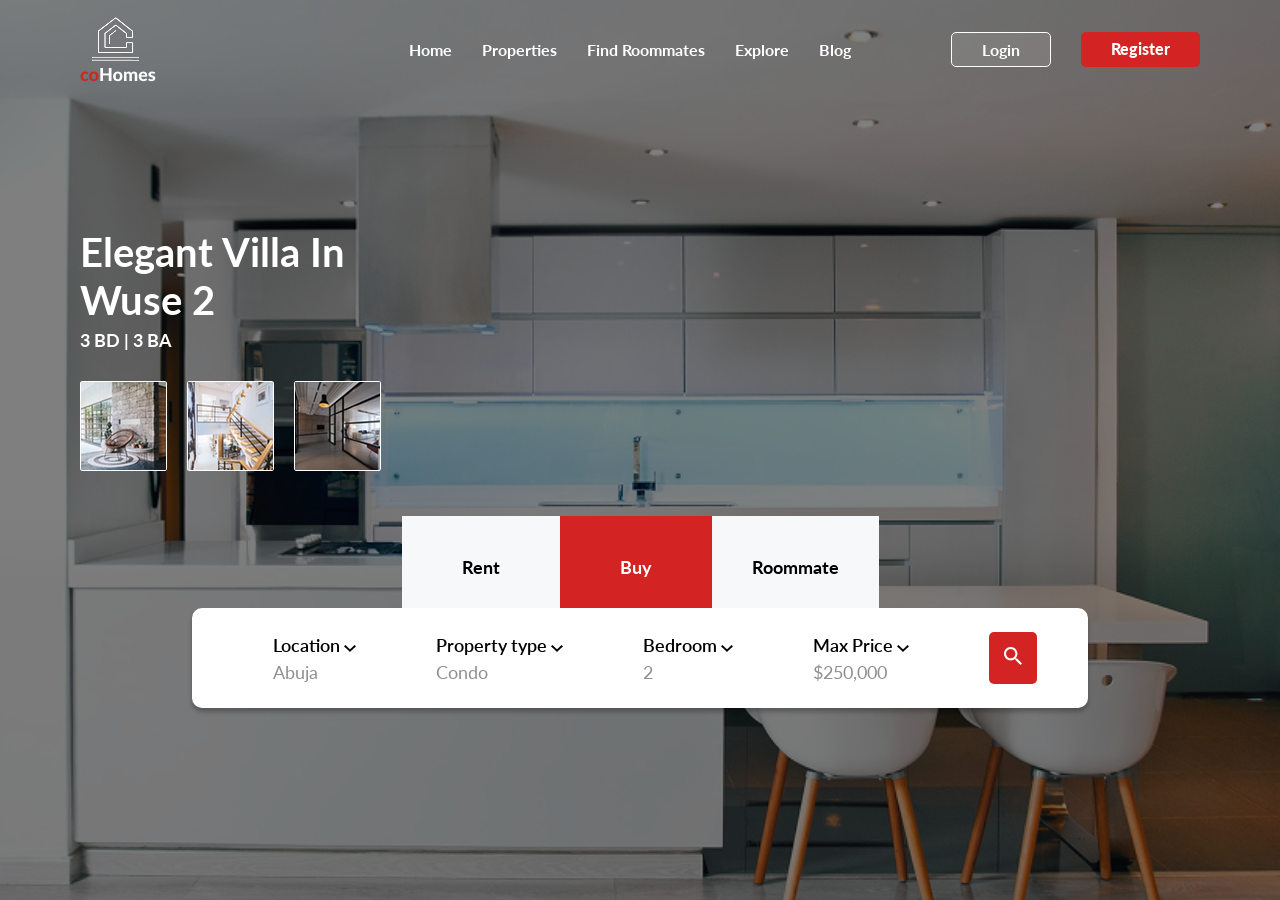
<file: index.html>
<!DOCTYPE html>
<html lang="en">
  <head>
    <meta charset="UTF-8" />
    <meta name="viewport" content="width=device-width, initial-scale=1.0" />
    <title>coHOMES</title>
    <link rel="icon" type="image/x-icon" href="./images/logo.png" />
    <link rel="stylesheet" href="./styles.css" />
  </head>
  <body>
    <section id="hero" class="hero-bg">
      <div class="overlay">
        <nav>
          <div>
            <a href="#"
              ><img src="./images/logo.png" alt="logo" class="logo"
            /></a>
          </div>
          <div class="desktop-nav">
            <div class="nav-links">
              <ul>
                <li><a href="">Home</a></li>
                <li><a href="">Properties</a></li>
                <li><a href="">Find Roommates</a></li>
                <li><a href="">Explore</a></li>
                <li><a href="">Blog</a></li>
              </ul>
            </div>
            <div class="buttons">
              <a href="#" class="login">Login</a>
              <a href="#" class="register">Register</a>
            </div>
          </div>
        </nav>
        <div class="hero-content">
          <h1>Elegant Villa In <br />Wuse 2</h1>
          <p>3 BD | 3 BA</p>
          <div>
            <img src="./images/hero-c1.png" alt="" />
            <img src="./images/hero-c2.png" alt="" />
            <img src="./images/hero-c3.png" alt="" />
          </div>
          <div class="hero-bottom">
            <p>
              <span id="rent">Rent</span><span id="buy">Buy</span
              ><span>Roommate</span>
            </p>
          </div>
        </div>
        <div class="hero-select">
          <p>
            Location
            <span class="dropdown-container"
              ><span class="dropdown-icon" onclick="toggleDropdownMenu(event)"
                ><img src="./images/dropdown.png" alt="dropdown" /><span
                  class="current-option"
                  >Abuja</span
                ></span
              ><span class="dropdown-menu" id="dropdownMenu"
                ><span
                  class="dropdown-item"
                  onclick="selectOption(event, 'Abuja')"
                  >Abuja</span
                ><span
                  class="dropdown-item"
                  onclick="selectOption(event, 'Lagos')"
                  >Lagos</span
                ><span
                  class="dropdown-item"
                  onclick="selectOption(event, 'Delta')"
                  >Delta</span
                ><span
                  class="dropdown-item"
                  onclick="selectOption(event, 'Anambra')"
                  >Anambra</span
                ></span
              ></span
            >
          </p>
          <p>
            Property type
            <span class="dropdown-container"
              ><span class="dropdown-icon" onclick="toggleDropdownMenu(event)"
                ><img src="./images/dropdown.png" alt="dropdown" /><span
                  class="current-option"
                  >Condo</span
                ></span
              ><span class="dropdown-menu" id="dropdownMenu"
                ><span
                  class="dropdown-item"
                  onclick="selectOption(event, 'Condo')"
                  >Condo</span
                ><span
                  class="dropdown-item"
                  onclick="selectOption(event, 'Apartment')"
                  >Apartment</span
                ></span
              >
            </span>
          </p>
          <p>
            Bedroom
            <span class="dropdown-container"
              ><span class="dropdown-icon" onclick="toggleDropdownMenu(event)"
                ><img src="./images/dropdown.png" alt="dropdown" /><span
                  class="current-option"
                  >2</span
                ></span
              ><span class="dropdown-menu" id="dropdownMenu"
                ><span class="dropdown-item" onclick="selectOption(event, '2')"
                  >2</span
                ><span class="dropdown-item" onclick="selectOption(event, '3')"
                  >3</span
                ><span class="dropdown-item" onclick="selectOption(event, '4')"
                  >4</span
                ><span class="dropdown-item" onclick="selectOption(event, '5')"
                  >5</span
                ><span class="dropdown-item" onclick="selectOption(event, '1')"
                  >1</span
                ></span
              ></span
            >
          </p>
          <p>
            Max Price
            <span class="dropdown-container"
              ><span class="dropdown-icon" onclick="toggleDropdownMenu(event)"
                ><img src="./images/dropdown.png" alt="dropdown" /><span
                  class="current-option"
                  >$250,000</span
                ></span
              ><span class="dropdown-menu" id="dropdownMenu"
                ><span
                  class="dropdown-item"
                  onclick="selectOption(event, '$250,000')"
                  >$250,000</span
                ><span
                  class="dropdown-item"
                  onclick="selectOption(event, '$50,000')"
                  >$50,000</span
                ><span
                  class="dropdown-item"
                  onclick="selectOption(event, '$150,000')"
                  >$150,000</span
                ><span
                  class="dropdown-item"
                  onclick="selectOption(event, '$350,000')"
                  >$350,000</span
                ><span
                  class="dropdown-item"
                  onclick="selectOption(event, '$650,000')"
                  >$650,000</span
                ></span
              ></span
            >
          </p>
          <a href="#"><img src="./images/search.png" alt="search" /></a>
        </div>
      </div>
    </section>
    <script src="./script.js"></script>
  </body>
</html>
</file>
<file: styles.css>
@import url("https://fonts.googleapis.com/css2?family=Lato:ital,wght@0,100;0,300;0,400;0,700;0,900;1,100;1,300;1,400;1,700;1,900&display=swap");

body {
  font-family: "Lato", sans-serif;
  font-weight: 700;
  font-size: 16px;
}

* {
  padding: 0;
  margin: 0;
  box-sizing: border-box;
  text-decoration: none;
}

.hero-bg {
  background-image: url(./images/hero-bg.png);
  background-size: cover;
  background-position: center;
  height: 100vh;
}

.overlay {
  position: relative;
  height: 100vh;
  background-color: #00000080;
}

nav {
  padding: 10px 80px;
  display: flex;
  justify-content: space-between;
  align-items: center;
}

.desktop-nav {
  display: flex;
  gap: 100px;
  align-items: center;
}

.nav-links > ul {
  display: flex;
  justify-content: center;
  gap: 30px;
  align-items: center;
  list-style: none;
}

.nav-links > ul > li > a {
  color: #ffffff;
}

.buttons {
  display: flex;
  gap: 30px;
}

.login,
.register {
  color: #ffffff;
  padding: 7px 30px;
  border-radius: 5px;
}

.login {
  background-color: #c4c4c42b;
  border: 1px solid #ffffff;
}

.register {
  background-color: #d32323;
  font-weight: 900;
}

.hero-content {
  margin: 50px 0 0 0;
  padding: 80px;
  color: #ffffff;
  width: 100%;
}

.hero-content h1 {
  font-size: 40px;
}

.hero-content p {
  padding: 5px 0 0 0;
  font-size: 18px;
}

.hero-content > div {
  padding: 30px 0 0 0;
  display: flex;
  gap: 20px;
}

.hero-content > div > img {
  border-radius: 2px;
  height: 90px;
}

.hero-bottom {
  display: flex;
  justify-content: center;
  align-items: center;
  margin: 50px 0 0 0;
}

.hero-bottom p span {
  padding: 40px;
  background-color: #f6f8fa;
  color: #000000;
  font-size: 18px;
  text-align: center;
}

#rent,
#buy {
  padding: 40px 60px;
}

#buy {
  background-color: #d32323;
  color: #ffffff;
}

.hero-select {
  position: relative;
  top: -50px;
  padding: 0 20px 0 50px;
  width: 70%;
  margin: 0 auto;
  display: flex;
  gap: 80px;
  justify-content: center;
  align-items: center;
  height: 100px;
  background-color: #ffffff;
  border-radius: 10px;
  box-shadow: 0px 4px 4px 0px #00000040;
  font-size: 18px;
  font-weight: 600;
  z-index: 1;
}

.hero-select > a {
  background-color: #d32323;
  padding: 15px;
  border-radius: 5px;
  cursor: pointer;
}

.dropdown-icon {
  cursor: pointer;
}

.hero-select p > img {
  padding: 0 0 0 7px;
}

.dropdown-container {
  position: relative;
  display: inline;
}

.current-option, .dropdown-item {
  display: block;
  font-weight: 400;
  color: #00000070;
  margin: 5px 0 0 0;
}

.dropdown-menu {
  display: none;
  position: absolute;
  top: 100%;
  padding: 0 10px;
  background-color: #fff;
  border: 1px solid #ccc;
  border-radius: 5px;
  box-shadow: 0 2px 5px rgba(0, 0, 0, 0.2);
  z-index: 2;
}

.dropdown-menu.show {
  display: block;
  display: flex;
  justify-content: center;
  flex-direction: column;
  align-content: center;
}

.dropdown-item {
  padding: 10px;
  cursor: pointer;
  border-bottom: 1px solid #ccc;
}
</file>
